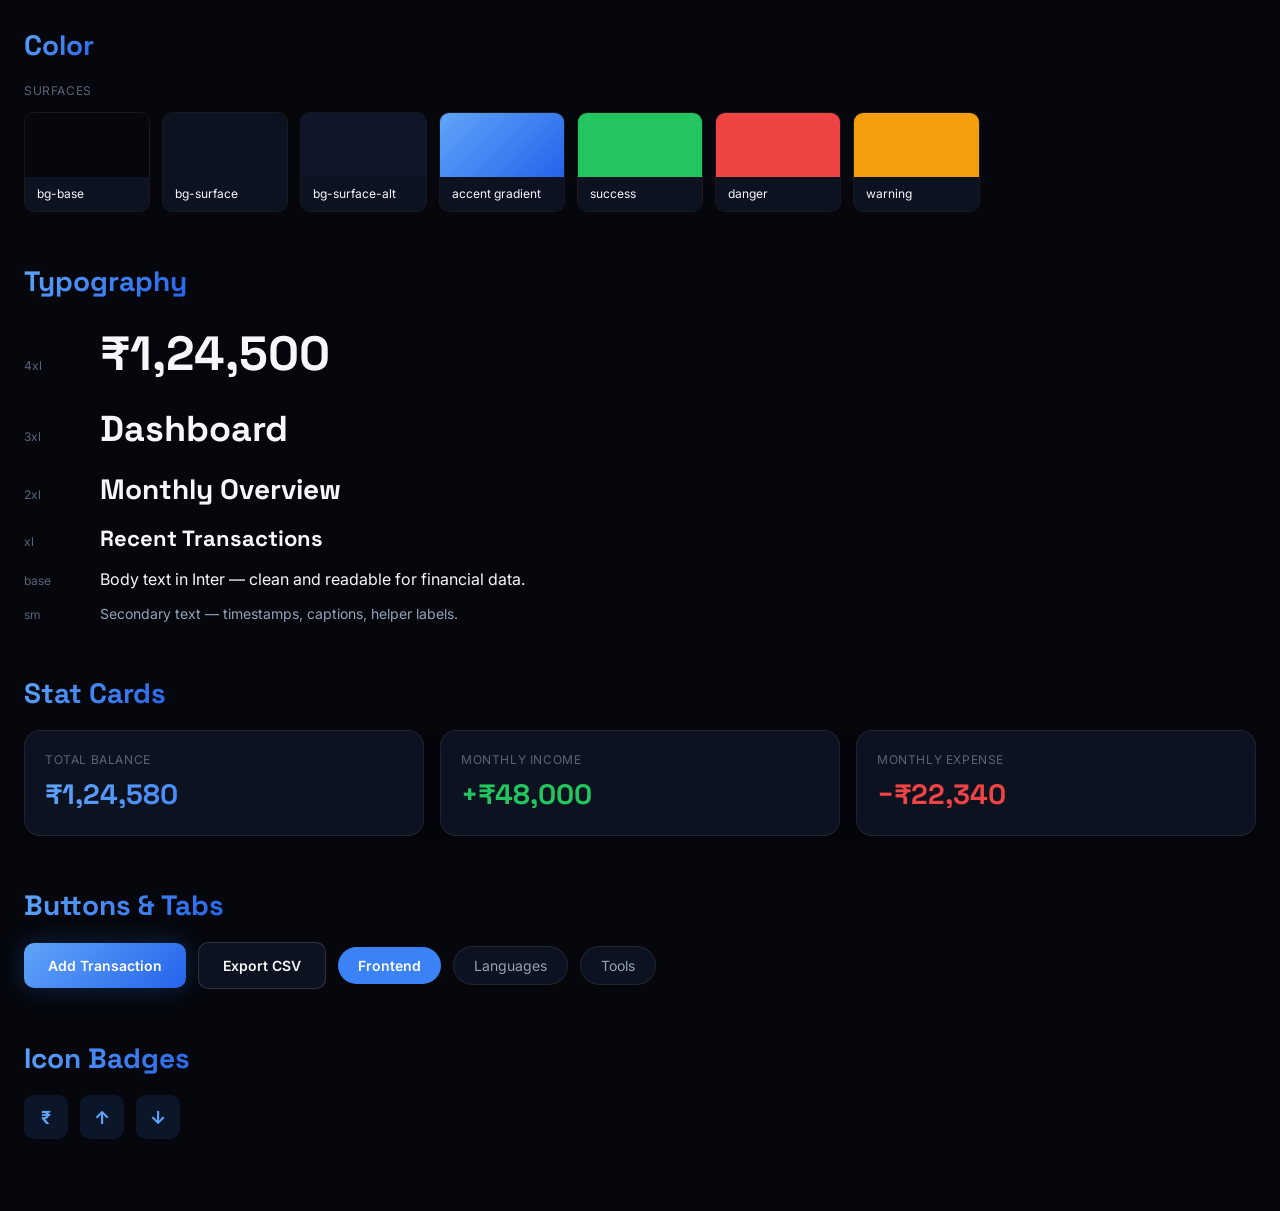
<file: token-preview.html>
<!DOCTYPE html>
<html lang="en">
<head>
<meta charset="UTF-8">
<meta name="viewport" content="width=device-width, initial-scale=1.0">
<title>FinPulse-OS — Token Preview</title>
<link rel="preconnect" href="https://fonts.googleapis.com">
<link href="https://fonts.googleapis.com/css2?family=Space+Grotesk:wght@500;700&family=Inter:wght@400;500;600;700&display=swap" rel="stylesheet">
<link rel="stylesheet" href="css/reset.css">
<link rel="stylesheet" href="css/tokens.css">
<style>
  body { padding: var(--space-6); }
  .section { margin-bottom: var(--space-12); }
  .section h2 {
    font-family: var(--font-display);
    font-size: var(--text-2xl);
    font-weight: var(--font-weight-bold);
    margin-bottom: var(--space-4);
    background: var(--gradient-accent);
    -webkit-background-clip: text;
    background-clip: text;
    -webkit-text-fill-color: transparent;
    display: inline-block;
  }
  .label {
    font-size: var(--text-xs);
    color: var(--color-text-muted);
    text-transform: uppercase;
    letter-spacing: 0.05em;
    margin-bottom: var(--space-3);
  }

  /* Color swatches */
  .swatch-grid { display: grid; grid-template-columns: repeat(auto-fill, minmax(120px, 1fr)); gap: var(--space-3); }
  .swatch { border-radius: var(--radius-md); overflow: hidden; border: 1px solid var(--color-border); }
  .swatch-color { height: 64px; }
  .swatch-name { padding: var(--space-2) var(--space-3); font-size: var(--text-xs); background: var(--color-bg-surface); }

  /* Type scale */
  .type-row { display: flex; align-items: baseline; gap: var(--space-4); margin-bottom: var(--space-3); }
  .type-row span.tag { font-size: var(--text-xs); color: var(--color-text-muted); width: 60px; flex-shrink: 0; }
  .type-sample { font-family: var(--font-display); font-weight: var(--font-weight-bold); }

  /* Cards */
  .card-row { display: grid; grid-template-columns: repeat(auto-fit, minmax(160px, 1fr)); gap: var(--space-4); }
  .card {
    background: var(--color-bg-surface);
    border: 1px solid var(--color-border);
    border-radius: var(--radius-lg);
    padding: var(--space-5);
    box-shadow: var(--shadow-md);
  }
  .card .label { margin-bottom: var(--space-1); }
  .card .amount {
    font-family: var(--font-display);
    font-size: var(--text-2xl);
    font-weight: var(--font-weight-bold);
  }
  .card .amount.positive { color: var(--color-success); }
  .card .amount.negative { color: var(--color-danger); }
  .card .amount.accent {
    background: var(--gradient-accent);
    -webkit-background-clip: text;
    background-clip: text;
    -webkit-text-fill-color: transparent;
  }

  /* Buttons */
  .btn-row { display: flex; flex-wrap: wrap; gap: var(--space-3); align-items: center; }
  .btn {
    padding: var(--space-3) var(--space-6);
    border-radius: var(--radius-md);
    font-weight: var(--font-weight-semibold);
    font-size: var(--text-sm);
    transition: transform var(--duration-fast) var(--ease-standard), box-shadow var(--duration-fast) var(--ease-standard);
  }
  .btn:hover { transform: translateY(-1px); }
  .btn-primary { background: var(--gradient-accent); color: white; box-shadow: var(--shadow-glow-accent); }
  .btn-secondary { background: var(--color-bg-surface); border: 1px solid var(--color-border-strong); color: var(--color-text-primary); }
  .btn-pill-active { background: var(--color-accent-500); color: white; border-radius: var(--radius-full); padding: var(--space-2) var(--space-5); font-size: var(--text-sm); font-weight: var(--font-weight-semibold); }
  .btn-pill { background: var(--color-bg-surface); border: 1px solid var(--color-border); color: var(--color-text-secondary); border-radius: var(--radius-full); padding: var(--space-2) var(--space-5); font-size: var(--text-sm); }

  /* Icon badge */
  .icon-badge-row { display: flex; gap: var(--space-3); }
  .icon-badge {
    width: 44px; height: 44px;
    border-radius: var(--radius-md);
    background: rgba(59, 130, 246, 0.12);
    color: var(--color-accent-400);
    display: flex; align-items: center; justify-content: center;
    font-size: var(--text-lg);
    font-weight: var(--font-weight-bold);
  }
</style>
</head>
<body>

  <div class="section">
    <h2>Color</h2>
    <div class="label">Surfaces</div>
    <div class="swatch-grid">
      <div class="swatch"><div class="swatch-color" style="background:var(--color-bg-base)"></div><div class="swatch-name">bg-base</div></div>
      <div class="swatch"><div class="swatch-color" style="background:var(--color-bg-surface)"></div><div class="swatch-name">bg-surface</div></div>
      <div class="swatch"><div class="swatch-color" style="background:var(--color-bg-surface-alt)"></div><div class="swatch-name">bg-surface-alt</div></div>
      <div class="swatch"><div class="swatch-color" style="background:var(--gradient-accent)"></div><div class="swatch-name">accent gradient</div></div>
      <div class="swatch"><div class="swatch-color" style="background:var(--color-success)"></div><div class="swatch-name">success</div></div>
      <div class="swatch"><div class="swatch-color" style="background:var(--color-danger)"></div><div class="swatch-name">danger</div></div>
      <div class="swatch"><div class="swatch-color" style="background:var(--color-warning)"></div><div class="swatch-name">warning</div></div>
    </div>
  </div>

  <div class="section">
    <h2>Typography</h2>
    <div class="type-row"><span class="tag">4xl</span><span class="type-sample" style="font-size:var(--text-4xl)">₹1,24,500</span></div>
    <div class="type-row"><span class="tag">3xl</span><span class="type-sample" style="font-size:var(--text-3xl)">Dashboard</span></div>
    <div class="type-row"><span class="tag">2xl</span><span class="type-sample" style="font-size:var(--text-2xl)">Monthly Overview</span></div>
    <div class="type-row"><span class="tag">xl</span><span class="type-sample" style="font-size:var(--text-xl)">Recent Transactions</span></div>
    <div class="type-row"><span class="tag">base</span><span style="font-family:var(--font-body)">Body text in Inter — clean and readable for financial data.</span></div>
    <div class="type-row"><span class="tag">sm</span><span style="font-family:var(--font-body); font-size:var(--text-sm); color:var(--color-text-secondary)">Secondary text — timestamps, captions, helper labels.</span></div>
  </div>

  <div class="section">
    <h2>Stat Cards</h2>
    <div class="card-row">
      <div class="card">
        <div class="label">Total Balance</div>
        <div class="amount accent">₹1,24,580</div>
      </div>
      <div class="card">
        <div class="label">Monthly Income</div>
        <div class="amount positive">+₹48,000</div>
      </div>
      <div class="card">
        <div class="label">Monthly Expense</div>
        <div class="amount negative">−₹22,340</div>
      </div>
    </div>
  </div>

  <div class="section">
    <h2>Buttons & Tabs</h2>
    <div class="btn-row">
      <button class="btn btn-primary">Add Transaction</button>
      <button class="btn btn-secondary">Export CSV</button>
      <span class="btn-pill-active">Frontend</span>
      <span class="btn-pill">Languages</span>
      <span class="btn-pill">Tools</span>
    </div>
  </div>

  <div class="section">
    <h2>Icon Badges</h2>
    <div class="icon-badge-row">
      <div class="icon-badge">₹</div>
      <div class="icon-badge">↑</div>
      <div class="icon-badge">↓</div>
    </div>
  </div>

</body>
</html>
</file>
<file: css/tokens.css>
/* ==========================================================================
   FinPulse-OS — Design Tokens
   Single source of truth for color, type, spacing, radius, shadow, motion.
   Never hardcode these values elsewhere — always reference the variable.
   ========================================================================== */

:root {

  /* ---------- Color: Surface ---------- */
  --color-bg-base:        #05070d;   /* page background */
  --color-bg-surface:     #0d1220;   /* cards, panels */
  --color-bg-surface-alt: #10162a;   /* nested cards, table rows */
  --color-bg-hover:       #131a2e;   /* hover state on surfaces */
  --color-border:         rgba(255, 255, 255, 0.08);
  --color-border-strong:  rgba(255, 255, 255, 0.14);

  /* ---------- Color: Text ---------- */
  --color-text-primary:   #F5F7FA;
  --color-text-secondary: #94A3B8;
  --color-text-muted:     #5B6478;

  /* ---------- Color: Brand / Accent ---------- */
  --color-accent-400:     #60A5FA;
  --color-accent-500:     #3B82F6;
  --color-accent-600:     #2563EB;
  --gradient-accent:      linear-gradient(135deg, var(--color-accent-400), var(--color-accent-600));

  /* ---------- Color: Semantic (finance) ---------- */
  --color-success:        #22C55E;   /* income / positive */
  --color-success-bg:     rgba(34, 197, 94, 0.12);
  --color-danger:         #EF4444;   /* expense / negative */
  --color-danger-bg:      rgba(239, 68, 68, 0.12);
  --color-warning:        #F59E0B;   /* budget nearing limit */
  --color-warning-bg:     rgba(245, 158, 11, 0.12);

  /* ---------- Typography ---------- */
  --font-display: 'Space Grotesk', 'Inter', sans-serif;
  --font-body:    'Inter', -apple-system, BlinkMacSystemFont, sans-serif;
  --font-mono:    'JetBrains Mono', ui-monospace, monospace; /* for amounts/data if needed */

  --text-xs:   0.75rem;   /* 12px - captions, labels */
  --text-sm:   0.875rem;  /* 14px - secondary text */
  --text-base: 1rem;      /* 16px - body */
  --text-lg:   1.125rem;  /* 18px - emphasized body */
  --text-xl:   1.375rem;  /* 22px - card titles */
  --text-2xl:  1.75rem;   /* 28px - section headings */
  --text-3xl:  2.25rem;   /* 36px - page headings */
  --text-4xl:  3rem;      /* 48px - hero numbers */

  --font-weight-regular:  400;
  --font-weight-medium:   500;
  --font-weight-semibold: 600;
  --font-weight-bold:     700;

  --line-height-tight:  1.2;
  --line-height-normal: 1.5;

  /* ---------- Spacing scale (4px base unit) ---------- */
  --space-1:  0.25rem;  /* 4px */
  --space-2:  0.5rem;   /* 8px */
  --space-3:  0.75rem;  /* 12px */
  --space-4:  1rem;     /* 16px */
  --space-5:  1.25rem;  /* 20px */
  --space-6:  1.5rem;   /* 24px */
  --space-8:  2rem;     /* 32px */
  --space-10: 2.5rem;   /* 40px */
  --space-12: 3rem;     /* 48px */
  --space-16: 4rem;     /* 64px */

  /* ---------- Radius ---------- */
  --radius-sm:  6px;    /* small buttons, tags */
  --radius-md:  10px;   /* inputs, badges */
  --radius-lg:  16px;   /* cards */
  --radius-xl:  24px;   /* modals, hero panels */
  --radius-full: 999px; /* pills */

  /* ---------- Shadow ---------- */
  --shadow-sm: 0 1px 2px rgba(0, 0, 0, 0.3);
  --shadow-md: 0 4px 16px rgba(0, 0, 0, 0.35);
  --shadow-lg: 0 12px 32px rgba(0, 0, 0, 0.45);
  --shadow-glow-accent: 0 0 24px rgba(59, 130, 246, 0.25);

  /* ---------- Motion ---------- */
  --ease-standard: cubic-bezier(0.4, 0, 0.2, 1);
  --duration-fast:   150ms;
  --duration-normal: 250ms;
  --duration-slow:   400ms;

  /* ---------- Layout ---------- */
  --sidebar-width: 260px;
  --header-height: 72px;
  --container-max: 1440px;

  /* ---------- Breakpoints (reference only — used in media queries) ---------- */
  /* mobile: 0-479 | sm: 480 | md: 768 | lg: 1024 | xl: 1440 */
}

/* Respect reduced motion preference */
@media (prefers-reduced-motion: reduce) {
  * {
    animation-duration: 0.01ms !important;
    animation-iteration-count: 1 !important;
    transition-duration: 0.01ms !important;
  }
}


/* ---------- Light theme ---------- */
[data-theme="light"] {
  --color-bg-base:        #f4f6fb;
  --color-bg-surface:     #ffffff;
  --color-bg-surface-alt: #eef2f8;
  --color-bg-hover:       #e8edf6;
  --color-border:         rgba(15, 23, 42, 0.08);
  --color-border-strong:  rgba(15, 23, 42, 0.14);

  --color-text-primary:   #0f172a;
  --color-text-secondary: #475569;
  --color-text-muted:     #64748b;

  --color-accent-400:     #2563eb;
  --color-accent-500:     #1d4ed8;
  --color-accent-600:     #1e40af;

  --shadow-sm: 0 1px 2px rgba(15, 23, 42, 0.06);
  --shadow-md: 0 4px 16px rgba(15, 23, 42, 0.08);
  --shadow-lg: 0 12px 32px rgba(15, 23, 42, 0.12);
  --shadow-glow-accent: 0 0 24px rgba(37, 99, 235, 0.18);
}

[data-theme="light"] body {
  background: var(--color-bg-base);
  color: var(--color-text-primary);
}

[data-theme="light"] .topbar {
  background: rgba(255, 255, 255, 0.9);
}

[data-theme="light"] .sidebar {
  background: var(--color-bg-surface);
}

[data-theme="light"] .stat-card__value--accent,
[data-theme="light"] .page-section__title {
  /* gradient text still works */
}

[data-theme="light"] .btn-primary {
  color: #fff;
}

[data-theme="light"] .modal {
  background: #fff;
}

[data-theme="light"] .notif-panel {
  background: #fff;
}

[data-theme="light"] .disclaimer-marquee {
  background: rgba(37, 99, 235, 0.08);
  color: #1e40af;
  border-color: rgba(37, 99, 235, 0.15);
}
</file>
